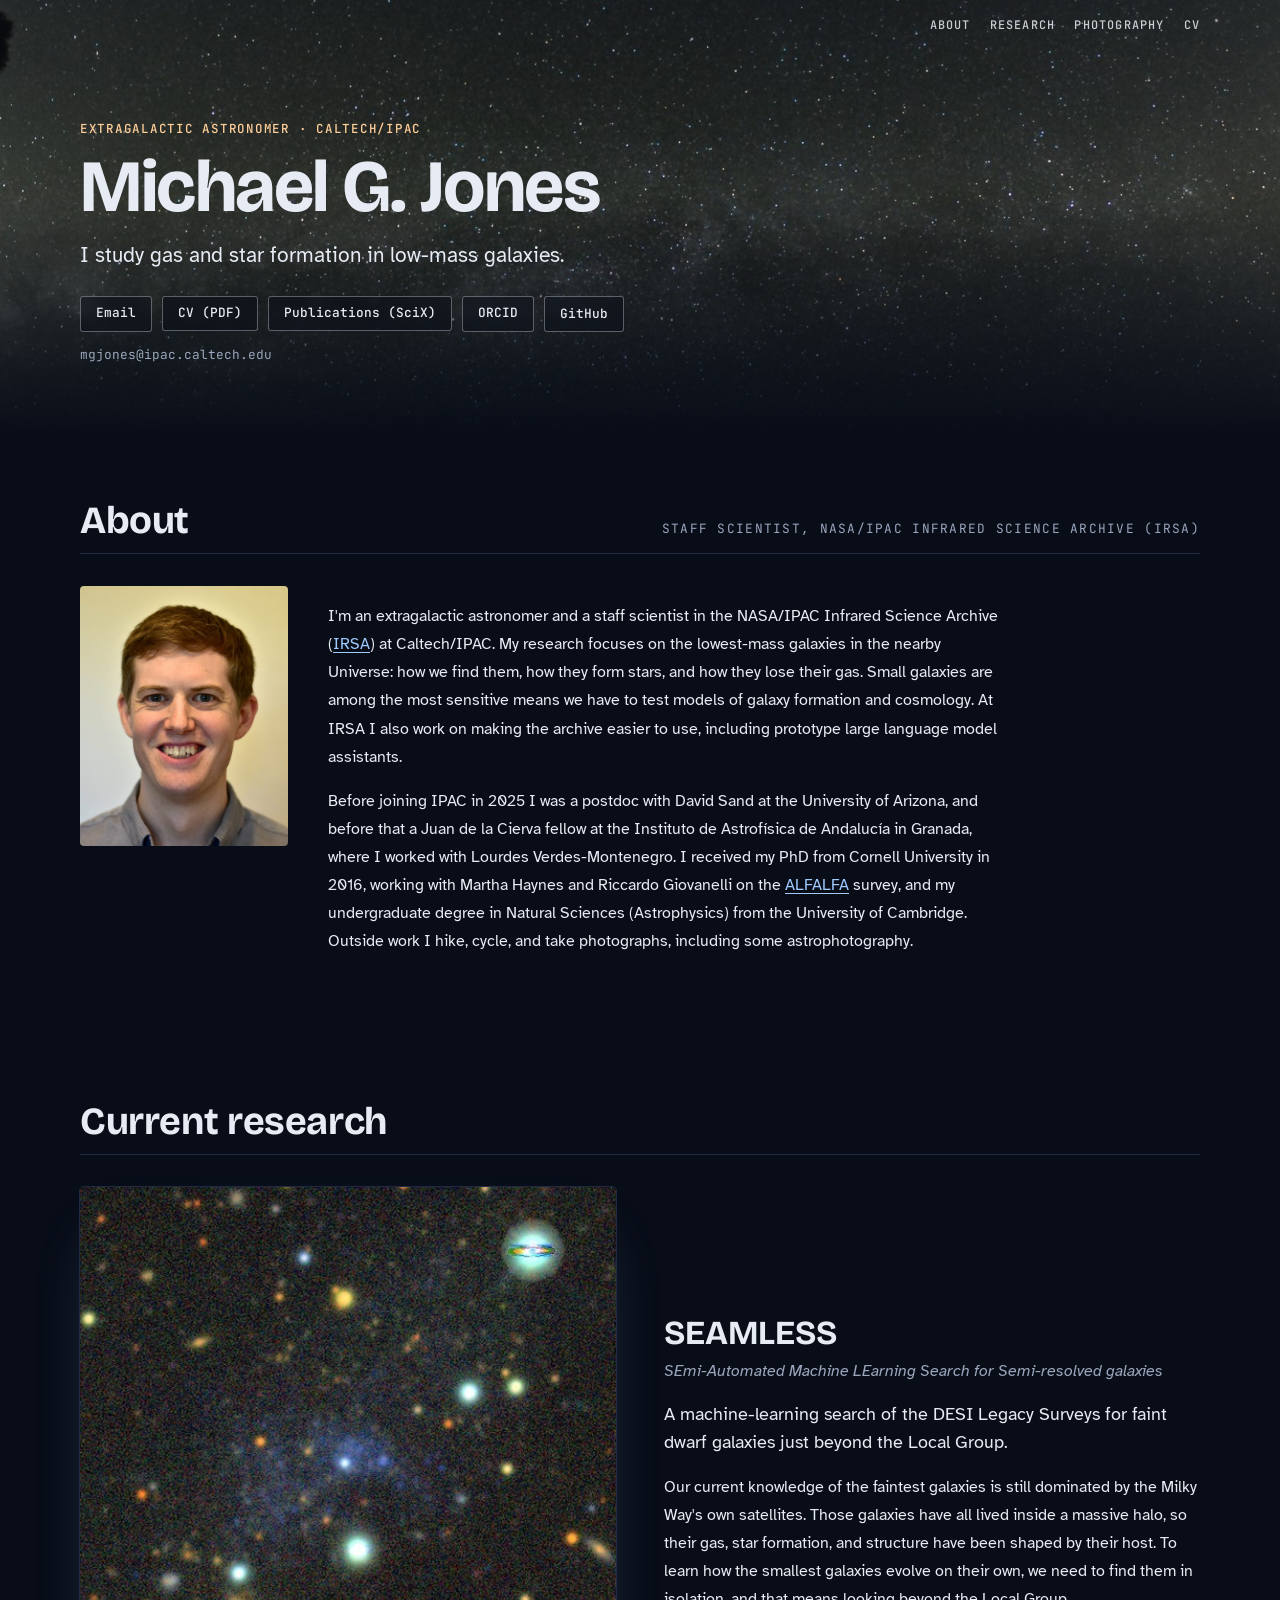
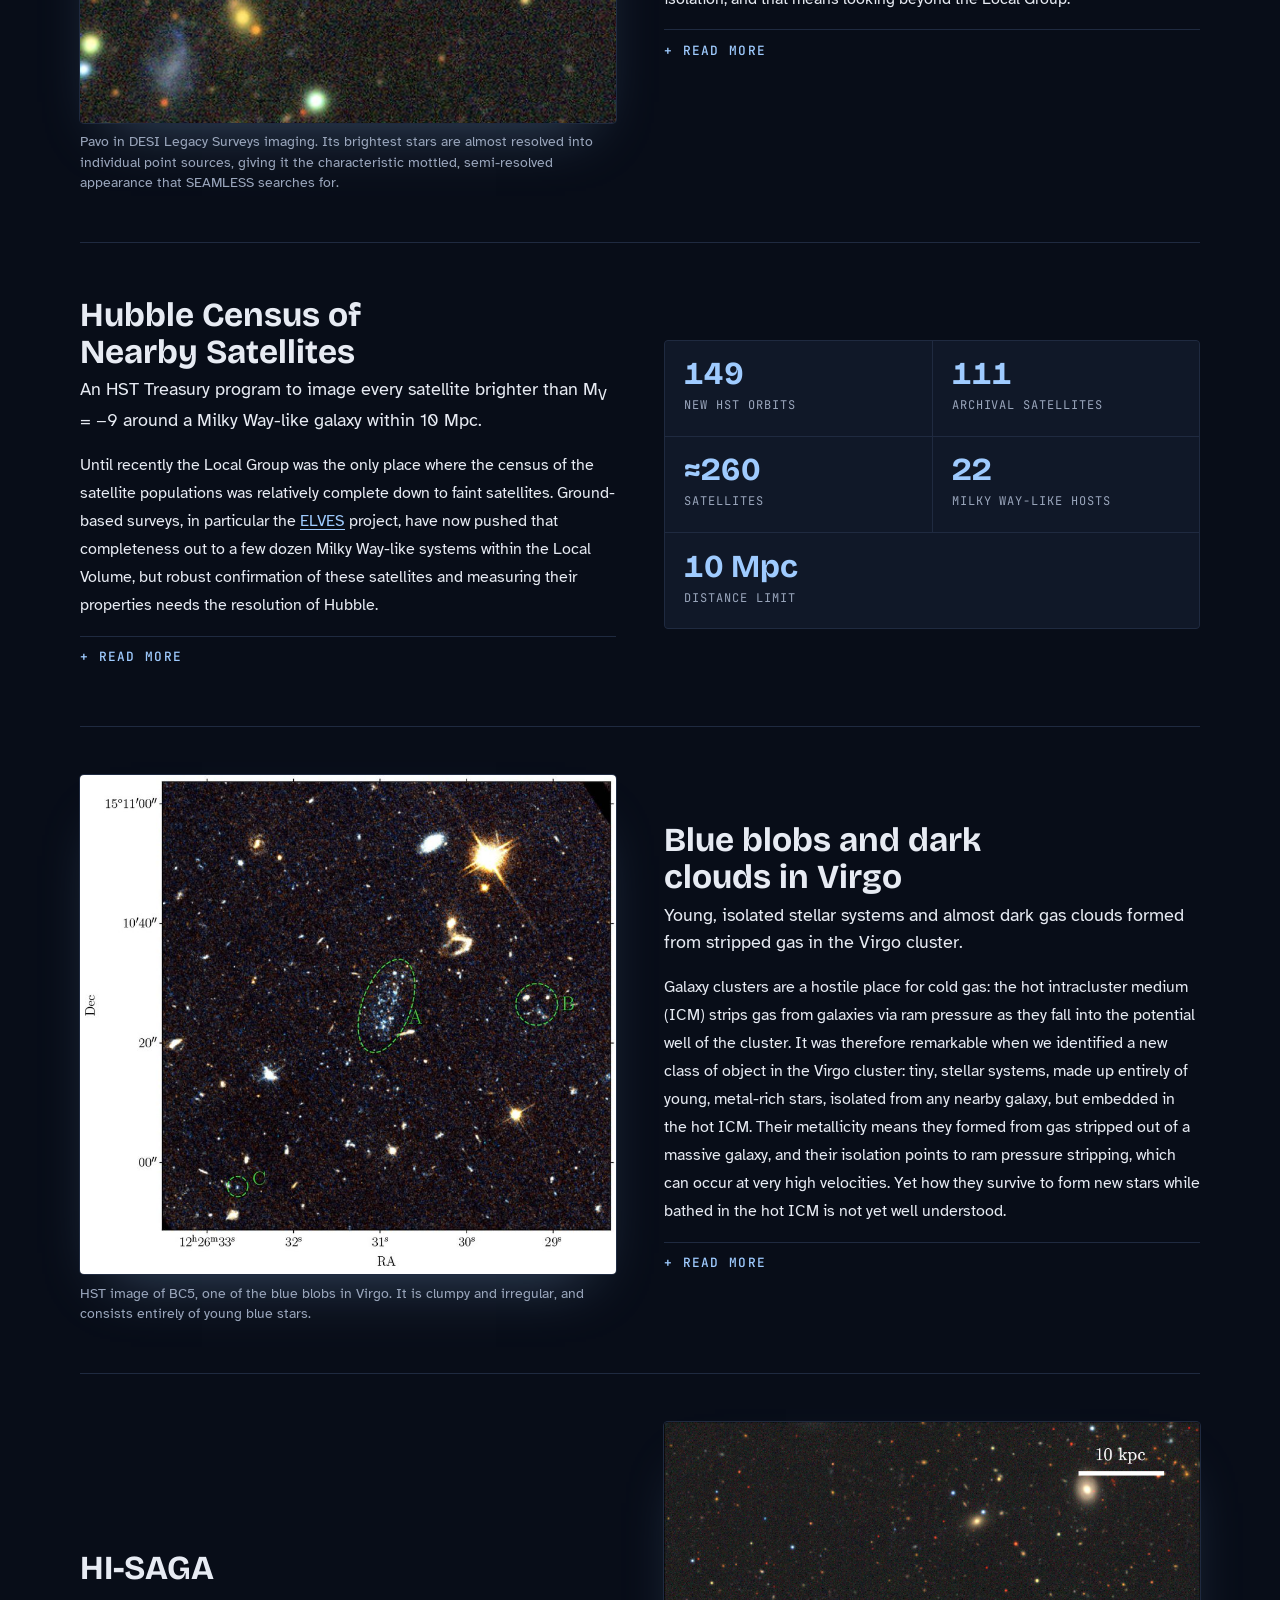
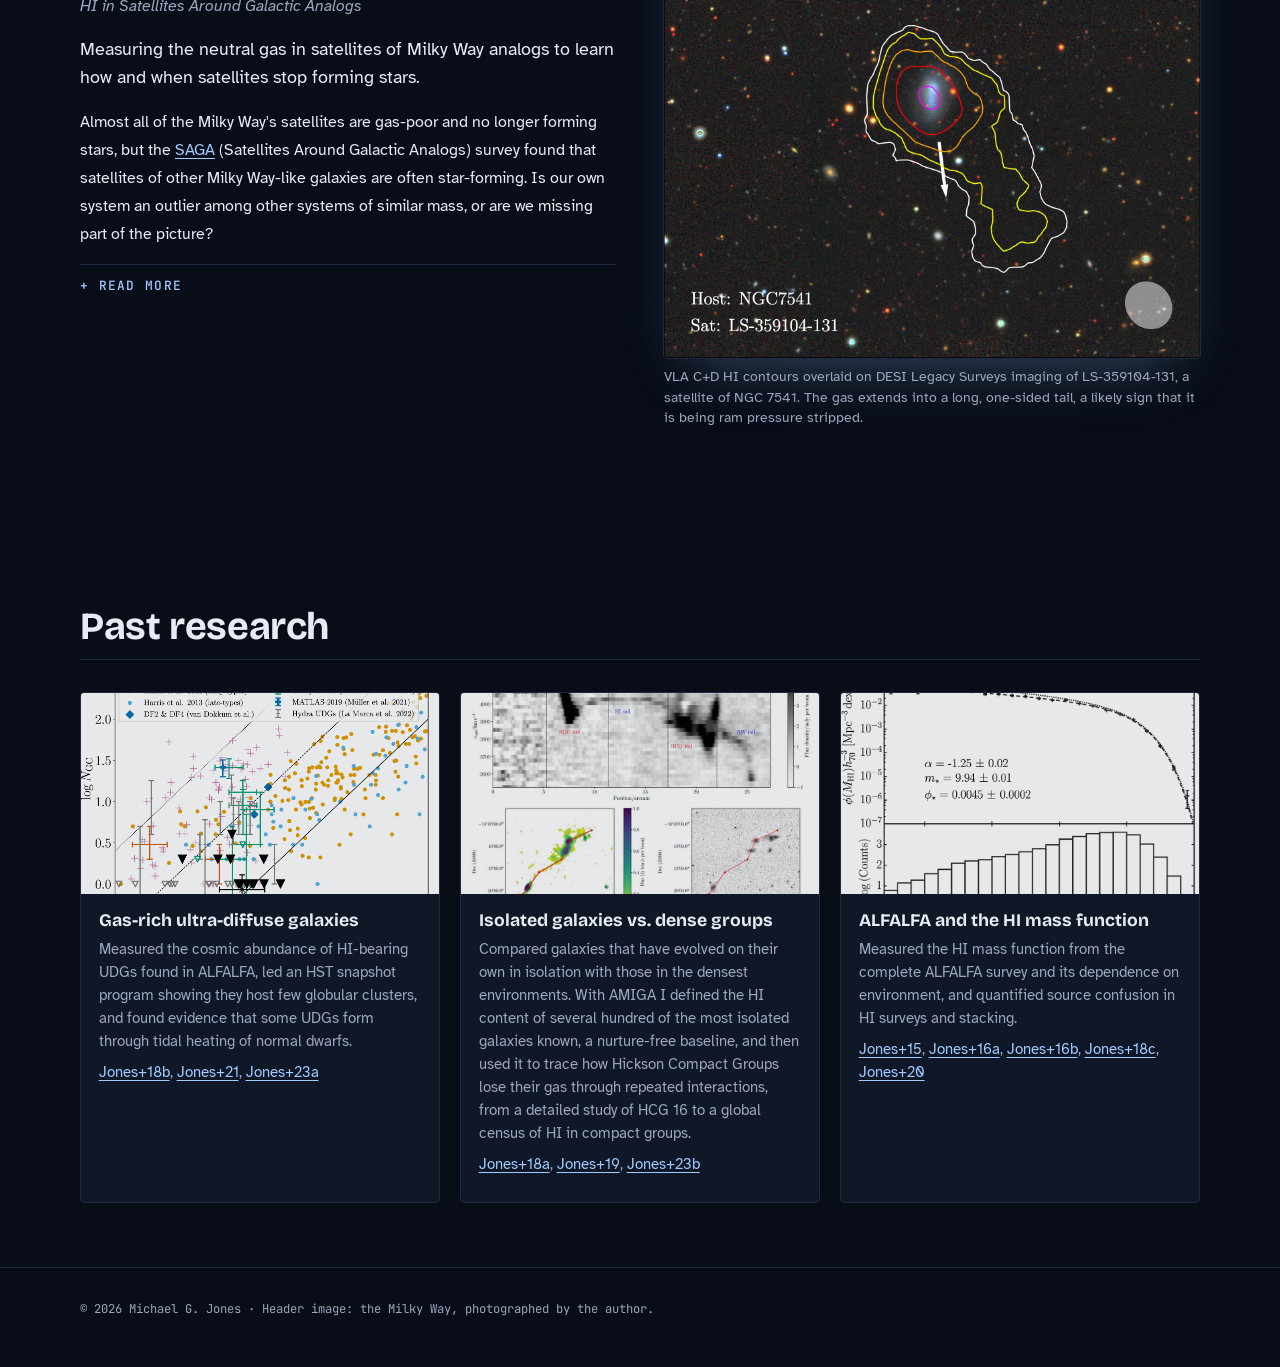
<file: index.html>
<!doctype html>
<html lang="en">
<head>
<meta charset="utf-8">
<meta name="viewport" content="width=device-width, initial-scale=1, viewport-fit=cover">
<title>Mike Jones · Faint Galaxies</title>
<meta name="description" content="Michael G. Jones, astronomer at Caltech/IPAC: faint dwarf galaxies, SEAMLESS, HCNS, HI-SAGA.">
<link rel="preconnect" href="https://fonts.googleapis.com">
<link rel="preconnect" href="https://fonts.gstatic.com" crossorigin>
<link rel="stylesheet" href="https://fonts.googleapis.com/css2?family=Bricolage+Grotesque:opsz,wght@12..96,500;12..96,700&family=Atkinson+Hyperlegible:ital,wght@0,400;0,700;1,400&family=JetBrains+Mono:wght@400;500&display=swap">
<style>
  /* Layout: full-bleed Milky Way hero, then 70rem features alternating image and text; one committed night-sky theme. */
  :root{
    color-scheme:dark;
    --bg:#080d18; --panel:#101828; --ink:#e7ebf3; --muted:#9aa6bc; --line:#1f2a40; --accent:#9fcbff; --glow:#ffcf9a;
    --rg-a:#1b2840; --rg-b:#9fcbff; --rg-c:#121b2c; --rg-ink:#e7ebf3; --rg-muted:#9aa6bc; --rg-on-b:#080d18;
    --display:"Bricolage Grotesque", "Avenir Next", "Segoe UI", sans-serif;
    --body:"Atkinson Hyperlegible", "Segoe UI", Roboto, Arial, sans-serif;
    --mono:"JetBrains Mono", ui-monospace, Menlo, Consolas, monospace;
  }
  *{box-sizing:border-box}
  html{scroll-behavior:smooth;background:var(--bg)}
  @media (prefers-reduced-motion:reduce){html{scroll-behavior:auto}*{animation:none!important;transition:none!important}}
  body{margin:0;background:var(--bg);color:var(--ink);font:400 1.03rem/1.7 var(--body)}
  a{color:var(--accent);text-underline-offset:3px}
  a:focus-visible,button:focus-visible{outline:2px solid var(--accent);outline-offset:3px}
  .gut{padding-inline:1.25rem}
  .inner{max-width:70rem;margin:0 auto}
  .bar{position:absolute;inset:0 0 auto 0;z-index:3;padding-top:env(safe-area-inset-top,0px)}
  .bar .inner{display:flex;flex-wrap:wrap;justify-content:flex-end;align-items:center;gap:.5rem 1.5rem;padding-block:1rem}
  .bar .brand{font:700 1rem/1 var(--display);color:var(--ink);text-decoration:none;letter-spacing:.02em}
  .bar ul{list-style:none;margin:0;padding:0;display:flex;flex-wrap:wrap;gap:.25rem 1.2rem;font:500 .74rem/1.6 var(--mono);text-transform:uppercase;letter-spacing:.1em}
  .bar ul a{color:var(--ink);text-decoration:none;opacity:.85}
  .bar ul a:hover{opacity:1;color:var(--accent)}
  .hero{position:relative;background:#04070e url("assets/milkyway.jpg") center 45%/cover no-repeat;padding-block:7.5rem 3.5rem}
  .hero::after{content:"";position:absolute;inset:0;background:linear-gradient(180deg,rgba(8,13,24,.4) 0%,rgba(8,13,24,.05) 45%,var(--bg) 100%)}
  .hero .inner{position:relative;z-index:1}
  .kicker{font:500 .78rem/1.5 var(--mono);text-transform:uppercase;letter-spacing:.14em;color:var(--glow);margin:0 0 .75rem}
  .hero h1{font:700 clamp(2.4rem,7vw,4.6rem)/1 var(--display);margin:0 0 1rem;letter-spacing:-.02em;text-wrap:balance}
  .hero p.tag{font-size:clamp(1.05rem,2.2vw,1.3rem);max-width:38rem;margin:0 0 1.5rem;line-height:1.5}
  .hero .links{display:flex;flex-wrap:wrap;gap:.6rem}
  .btn{font:500 .8rem/1 var(--mono);padding:.65rem .95rem;border:1px solid rgba(231,235,243,.35);border-radius:3px;color:var(--ink);text-decoration:none;background:rgba(8,13,24,.45);backdrop-filter:blur(4px)}
  .btn:hover{border-color:var(--accent);color:var(--accent)}
  .addr{font:400 .8rem/1.6 var(--mono);color:var(--muted);margin-top:.9rem;user-select:all}
  section{padding-block:4rem}
  .sh{display:flex;flex-wrap:wrap;align-items:baseline;justify-content:space-between;gap:.5rem 2rem;margin-bottom:2rem;border-bottom:1px solid var(--line);padding-bottom:.75rem}
  .sh h2{font:700 clamp(1.7rem,3.5vw,2.4rem)/1.1 var(--display);margin:0;letter-spacing:-.01em}
  .sh p{margin:0;color:var(--muted);font:400 .8rem/1.5 var(--mono);text-transform:uppercase;letter-spacing:.1em}
  .about{display:grid;grid-template-columns:13rem minmax(0,1fr);gap:2.5rem;align-items:start}
  .about img{width:100%;aspect-ratio:4/5;object-fit:cover;border-radius:4px}
  .about > div{max-width:42rem}
  .feature{display:grid;grid-template-columns:minmax(0,1fr) minmax(0,1fr);gap:3rem;align-items:center;padding-block:3rem;border-top:1px solid var(--line)}
  .feature:first-of-type{border-top:0;padding-top:0}
  .feature.flip > .media{order:2}
  .feature > div{min-width:0}
  .feature .code{font:500 .76rem/1.5 var(--mono);color:var(--glow);text-transform:uppercase;letter-spacing:.12em;margin:0 0 .4rem}
  .feature h3{font:700 clamp(1.5rem,3vw,2.1rem)/1.1 var(--display);margin:0 0 .35rem;text-wrap:balance}
  .feature .full{font-style:italic;color:var(--muted);margin:0 0 1rem}
  .feature .lede{font-size:1.15rem;line-height:1.5;margin:0 0 1rem}
  .media img{width:100%;display:block;border-radius:4px;box-shadow:0 0 0 1px var(--line),0 30px 60px -30px rgba(159,203,255,.35)}
  .media figcaption{font-size:.85rem;color:var(--muted);margin-top:.6rem;line-height:1.5}
  .media figure{margin:0}
  details{border-top:1px solid var(--line);margin-top:1rem}
  summary{cursor:pointer;font:500 .8rem/1 var(--mono);text-transform:uppercase;letter-spacing:.1em;color:var(--accent);padding-block:.9rem;list-style:none}
  summary::-webkit-details-marker{display:none}
  summary::before{content:"+ "} details[open] summary::before{content:"− "}
  .statgrid{display:grid;grid-template-columns:repeat(2,minmax(0,1fr));gap:1px;background:var(--line);border:1px solid var(--line);border-radius:4px;overflow:hidden}
  .statgrid div{background:var(--panel);padding:1.1rem 1.2rem}
  .statgrid div:last-child{grid-column:1/-1}
  .statgrid b{display:block;font:700 2rem/1 var(--display);color:var(--accent);font-variant-numeric:tabular-nums}
  .statgrid span{font:400 .75rem/1.4 var(--mono);color:var(--muted);text-transform:uppercase;letter-spacing:.08em}
  .textpanel{background:var(--panel);border:1px solid var(--line);border-radius:4px;padding:1.5rem}
  .textpanel dl{margin:0;display:grid;gap:1rem}
  .textpanel dt{font:400 .74rem/1.4 var(--mono);color:var(--muted);text-transform:uppercase;letter-spacing:.1em}
  .textpanel dd{margin:.15rem 0 0;font:500 1.05rem/1.4 var(--display)}
  .regime{width:100%;height:auto;display:block;font-family:var(--mono)}
  .regime-wrap{background:var(--panel);border:1px solid var(--line);border-radius:4px;padding:1.25rem 1.25rem .75rem;margin-top:2rem}
  .regime-wrap p{margin:.5rem 0 0;color:var(--muted);font-size:.88rem}
  .tbl-wrap{overflow-x:auto}
  table.disc{border-collapse:collapse;width:100%;font-size:.92rem;margin-top:.5rem}
  table.disc th,table.disc td{text-align:left;padding:.5rem .9rem .5rem 0;border-bottom:1px solid var(--line);vertical-align:top}
  table.disc thead th{font:500 .7rem/1.4 var(--mono);text-transform:uppercase;letter-spacing:.1em;color:var(--muted)}
  table.disc tbody th{font-family:var(--display);font-weight:700}
  table.disc td:nth-child(2){font-family:var(--mono);font-size:.85rem;white-space:nowrap}
  .refs{font-size:.9rem;color:var(--muted)}
  .past{display:grid;grid-template-columns:repeat(auto-fit,minmax(15rem,1fr));gap:1.25rem}
  .pcard{background:var(--panel);border:1px solid var(--line);border-radius:4px;overflow:hidden;display:flex;flex-direction:column}
  .pcard img{width:100%;aspect-ratio:16/9;object-fit:cover;display:block;opacity:.9}
  .pcard .noimg{aspect-ratio:16/9;display:grid;place-items:center;font:700 1.4rem/1 var(--display);color:var(--line);background:linear-gradient(135deg,var(--panel),var(--bg))}
  .pcard > div{padding:1rem 1.1rem 1.1rem}
  .pcard h3{font:700 1.1rem/1.25 var(--display);margin:0 0 .35rem}
  .pcard p{margin:0 0 .5rem;font-size:.93rem;color:var(--muted);line-height:1.55}
  .pubcols{display:grid;grid-template-columns:minmax(0,1.4fr) minmax(0,1fr);gap:3rem}
  .pubcols > div{min-width:0}
  .pubcols h3{font:500 .78rem/1.4 var(--mono);text-transform:uppercase;letter-spacing:.12em;color:var(--glow);margin:0 0 1rem}
  ul.pubs{list-style:none;padding:0;margin:0}
  li.pub{display:flex;flex-direction:column;padding-block:.6rem;border-bottom:1px solid var(--line)}
  .pub-title{color:var(--ink);text-decoration:none;line-height:1.4}
  .pub-title:hover{color:var(--accent)}
  .pub-meta{font:400 .78rem/1.6 var(--mono);color:var(--muted)}
  .pub-meta b{color:var(--ink);font-weight:500}
  .talks{list-style:none;padding:0;margin:0}
  .talks li{padding-block:.6rem;border-bottom:1px solid var(--line)}
  .talks .v{display:block;font:400 .78rem/1.6 var(--mono);color:var(--muted)}
  .out{display:grid;grid-template-columns:repeat(auto-fit,minmax(15rem,1fr));gap:1.5rem}
  .out h3{font:700 1.1rem/1.2 var(--display);margin:0 0 .35rem}
  .out p{margin:0;color:var(--muted);font-size:.95rem}
  footer{border-top:1px solid var(--line);padding-block:2rem 3rem;font:400 .76rem/1.6 var(--mono);color:var(--muted)}
  .gallery{columns:3 16rem;column-gap:1rem}
  .ph{break-inside:avoid;margin:0 0 1rem;position:relative}
  .ph img{width:100%;display:block;border-radius:3px}
  .ph figcaption{font:400 .74rem/1.4 var(--mono);color:var(--muted);padding:.45rem 0 0}
  .pano{overflow-x:auto;margin-bottom:.5rem}
  .pano img{height:18rem;width:auto;max-width:none;display:block}
  @media (max-width:820px){.feature,.pubcols{grid-template-columns:1fr;gap:1.5rem}.feature.flip > .media{order:0}.about{grid-template-columns:1fr}.about img{max-width:11rem}}
  @media (max-width:520px){.hero{padding-block:9rem 2.5rem}.bar ul{gap:.15rem .9rem}}
</style>
</head>
<body>
<div class="hero gut">
  <header class="bar gut">
    <div class="inner">
      <nav aria-label="Main">
        <ul>
          <li><a href="#about">About</a></li>
          <li><a href="#research">Research</a></li>
          <li><a href="photography.html">Photography</a></li>
          <li><a href="docs/CV_MichaelGJones.pdf">CV</a></li>
        </ul>
      </nav>
    </div>
  </header>

  <div class="inner">
    <p class="kicker">Extragalactic astronomer · Caltech/IPAC</p>
    <h1>Michael G. Jones</h1>
    <p class="tag">I study gas and star formation in low-mass galaxies.</p>
    <div class="links">
      <a class="btn" href="mailto:mgjones@ipac.caltech.edu">Email</a>
      <a class="btn" href="docs/CV_MichaelGJones.pdf">CV (PDF)</a>
      <a class="btn" href="https://scixplorer.org/public-libraries/jPBAQKwOSiyf2zX9xo6e9A">Publications (SciX)</a>
      <a class="btn" href="https://orcid.org/0000-0002-5434-4904">ORCID</a>
      <a class="btn" href="https://github.com/jonesmg">GitHub</a>
    </div>
    <p class="addr">mgjones@ipac.caltech.edu</p>
  </div>
</div>
<section class="gut" id="about">
  <div class="inner">
    <div class="sh">
      <h2>About</h2>
      <p>Staff Scientist, NASA/IPAC Infrared Science Archive (IRSA)</p>
    </div>
    <div class="about">
      <img src="assets/portrait.jpg" alt="Portrait of Mike Jones">
      <div>
        <p>I'm an extragalactic astronomer and a staff scientist in the NASA/IPAC Infrared Science Archive (<a href="https://irsa.ipac.caltech.edu">IRSA</a>) at Caltech/IPAC. My research focuses on the lowest-mass galaxies in the nearby Universe: how we find them, how they form stars, and how they lose their gas. Small galaxies are among the most sensitive means we have to test models of galaxy formation and cosmology. At IRSA I also work on making the archive easier to use, including prototype large language model assistants.</p>
        <p>Before joining IPAC in 2025 I was a postdoc with David Sand at the University of Arizona, and before that a Juan de la Cierva fellow at the Instituto de Astrofísica de Andalucía in Granada, where I worked with Lourdes Verdes-Montenegro. I received my PhD from Cornell University in 2016, working with Martha Haynes and Riccardo Giovanelli on the <a href="https://alfalfasurvey.github.io/index.html">ALFALFA</a> survey, and my undergraduate degree in Natural Sciences (Astrophysics) from the University of Cambridge. Outside work I hike, cycle, and take photographs, including some astrophotography.</p>
      </div>
    </div>
  </div>
</section>

<section class="gut" id="research">
  <div class="inner">
    <div class="sh">
      <h2>Current research</h2>
      <p></p>
    </div>
    <article class="feature" id="seamless">
      <div class="media">
        <figure>
          <img src="assets/pavo.jpg" alt="Pavo in DESI Legacy Surveys imaging. The blue knots are young stars; the faint red haze that extends much further is the ancient stellar population." loading="lazy">
          <figcaption>Pavo in DESI Legacy Surveys imaging. Its brightest stars are almost resolved into individual point sources, giving it the characteristic mottled, semi-resolved appearance that SEAMLESS searches for.</figcaption>
        </figure>
      </div>
      <div>
        <p class="code"></p>
        <h3>SEAMLESS</h3>
        <p class="full">SEmi-Automated Machine LEarning Search for Semi-resolved galaxies</p>
        <p class="lede">A machine-learning search of the DESI Legacy Surveys for faint dwarf galaxies just beyond the Local Group.</p>
        <p>Our current knowledge of the faintest galaxies is still dominated by the Milky Way's own satellites. Those galaxies have all lived inside a massive halo, so their gas, star formation, and structure have been shaped by their host. To learn how the smallest galaxies evolve on their own, we need to find them in isolation, and that means looking beyond the Local Group.</p>
        <details>
          <summary>Read more</summary>
          <p>Searching for dwarf galaxies through concentrations of resolved stars work well within about 1&ndash;1.5 Mpc, and searches for diffuse, low surface brightness light work well at much larger distances. In between, at roughly 1.5&ndash;4 Mpc, a faint dwarf is <i>semi-resolved</i>: its brightest stars appear as a scatter of point-like sources sitting on top of a faint haze of unresolved light. Both classic methods tend to miss or overlook these objects.</p>
          <p>SEAMLESS is built for this semi-resolved regime. We run a low surface brightness detection pipeline, adapted from <a href="https://ui.adsabs.harvard.edu/abs/2019ApJS..240....1Z/abstract">SMUDGes</a>, over the public DR10 imaging of the DESI Legacy Imaging Surveys. A convolutional neural network, retrained specifically to identify semi-resolved objects, then scores each candidate, and the team visually inspects the most promising ones before follow-up with Gemini, Magellan, HST, GBT, VLA, and MeerKAT.</p>
          <p>The first discovery was <b>Pavo</b>, one of the lowest-mass star-forming galaxies known, at distance of about 2 Mpc and with no known neighbours. Its proximity and isolation make it an ideal place to study how cosmic reionization and stellar feedback regulate star formation in the smallest galaxies. SEAMLESS has since discovered other isolated, star-forming dwarfs such as Corvus A, and quenched dwarfs such as Hydrus A.</p>
          <p class="refs"><a href="https://scixplorer.org/public-libraries/vQieQ3peTPGixQY3_kO-Iw">All SEAMLESS papers on SciX →</a></p>
        </details>
      </div>
    </article>

    <article class="feature flip" id="hcns">
      <div class="media">
        <div class="statgrid">
          <div>
            <b>149</b>
            <span>new HST orbits</span>
          </div>
          <div>
            <b>111</b>
            <span>archival satellites</span>
          </div>
          <div>
            <b>≈260</b>
            <span>satellites</span>
          </div>
          <div>
            <b>22</b>
            <span>Milky Way-like hosts</span>
          </div>
          <div>
            <b>10 Mpc</b>
            <span>distance limit</span>
          </div>
        </div>
      </div>
      <div>
        <p class="code"></p>
        <h3>Hubble Census of Nearby Satellites</h3>
        <p class="lede">An HST Treasury program to image every satellite brighter than M<sub>V</sub> = &minus;9 around a Milky Way-like galaxy within 10 Mpc.</p>
        <p>Until recently the Local Group was the only place where the census of the satellite populations was relatively complete down to faint satellites. Ground-based surveys, in particular the <a href="https://scixplorer.org/abs/2022ApJ...933...47C/abstract">ELVES</a> project, have now pushed that completeness out to a few dozen Milky Way-like systems within the Local Volume, but robust confirmation of these satellites and measuring their properties needs the resolution of Hubble.</p>
        <details>
          <summary>Read more</summary>
          <p>The Hubble Census of Nearby Satellites (HCNS) is a 149-orbit Treasury program that is building on the ELVES legacy data set by imagining 149 satellites with WFC3/UVIS and ACS/WFC in F606W and F814W. Combined with 111 satellites that already have archival HST imaging, it forms a volume-limited sample of about 260 satellite candidates around 22 Milky Way-like hosts.</p>
          <p>With this sample we will measure the most robust satellite luminosity function to date, extend the globular cluster luminosity function to lower galaxy masses than ever before, and derive star formation histories and quenching times for an unprecedented number of satellites.</p>
        </details>
      </div>
    </article>

    <article class="feature" id="blobs">
      <div class="media">
        <figure>
          <img src="assets/bc5_hst.jpg" alt="HST image of BC5, one of the blue blobs in Virgo. It is clumpy and irregular, and consists entirely of young blue stars." loading="lazy">
          <figcaption>HST image of BC5, one of the blue blobs in Virgo. It is clumpy and irregular, and consists entirely of young blue stars.</figcaption>
        </figure>
      </div>
      <div>
        <p class="code"></p>
        <h3>Blue blobs and dark clouds in Virgo</h3>
        <p class="lede">Young, isolated stellar systems and almost dark gas clouds formed from stripped gas in the Virgo cluster.</p>
        <p>Galaxy clusters are a hostile place for cold gas: the hot intracluster medium (ICM) strips gas from galaxies via ram pressure as they fall into the potential well of the cluster. It was therefore remarkable when we identified a new class of object in the Virgo cluster: tiny, stellar systems, made up entirely of young, metal-rich stars, isolated from any nearby galaxy, but embedded in the hot ICM. Their metallicity means they formed from gas stripped out of a massive galaxy, and their isolation points to ram pressure stripping, which can occur at very high velocities. Yet how they survive to form new stars while bathed in the hot ICM is not yet well understood.</p>
        <details>
          <summary>Read more</summary>
          <p>These "blue blobs" are related to the dark HI clouds in Virgo, gas clouds that seem to have no stars. We found the very faint stellar counterpart (BC6) of one such cloud that had been thought to be entirely dark since its discover almost two decades prior, providing a link between the two populations. Volunteers in our Zooniverse project made more than 600,000 classifications to finding new blue blobs candidates, some of which we were able to match to known "dark" clouds through spectroscopic observations with the Hobby-Eberly Telescope. We are now expanding our follow up programs with ALMA (molecular gas), GBT (HI), and a new 26-hour JWST program (GO-10165) for deep NIRCam and MIRI imaging.</p>
          <p class="refs"><a href="https://scixplorer.org/public-libraries/Pteg58ilQLq1s5ZCkOOrLA">All blue blobs papers on SciX →</a></p>
        </details>
      </div>
    </article>

    <article class="feature flip" id="hi-saga">
      <div class="media">
        <figure>
          <img src="assets/HISAGA_gas_stripping.png" alt="HI contours over optical imaging of LS-359104-131, a satellite of NGC 7541, showing a long one-sided gas tail." loading="lazy">
          <figcaption>VLA C+D HI contours overlaid on DESI Legacy Surveys imaging of LS-359104-131, a satellite of NGC 7541. The gas extends into a long, one-sided tail, a likely sign that it is being ram pressure stripped.</figcaption>
        </figure>
      </div>
      <div>
        <p class="code"></p>
        <h3>HI-SAGA</h3>
        <p class="full">HI in Satellites Around Galactic Analogs</p>
        <p class="lede">Measuring the neutral gas in satellites of Milky Way analogs to learn how and when satellites stop forming stars.</p>
        <p>Almost all of the Milky Way's satellites are gas-poor and no longer forming stars, but the <a href="https://sagasurvey.org/">SAGA</a> (Satellites Around Galactic Analogs) survey found that satellites of other Milky Way-like galaxies are often star-forming. Is our own system an outlier among other systems of similar mass, or are we missing part of the picture?</p>
        <details>
          <summary>Read more</summary>
          <p>HI-SAGA is a spin-off of SAGA that measures the neutral hydrogen (HI) content of SAGA satellites. Gas is the fuel for star formation, so knowing how much HI a satellite still holds, and whether that gas is being disturbed or stripped, gives an indications of how efficiently satellites are quenched after they fall into their host's halo. Mapping of HI with the VLA D-configuration is an efficient means of determining both how much gas each satellite has as well as the large-scale distribution of that gas, thus revealing candidates that are likely undergoing gas stripping and should be followed up with higher resolution observations.</p>
          <p class="refs"><a href="https://ui.adsabs.harvard.edu/abs/2024ApJ...966...93J/abstract">Jones et al. 2024 →</a></p>
        </details>
      </div>
    </article>

  </div>
</section>

<section class="gut" id="past">
  <div class="inner">
    <div class="sh">
      <h2>Past research</h2>
      <p></p>
    </div>
    <div class="past">
      <div class="pcard">
        <img src="assets/HUDs_NGC_MV.jpg" alt="" loading="lazy">
        <div>
          <h3>Gas-rich ultra-diffuse galaxies</h3>
          <p>Measured the cosmic abundance of HI-bearing UDGs found in ALFALFA, led an HST snapshot program showing they host few globular clusters, and found evidence that some UDGs form through tidal heating of normal dwarfs.</p>
          <p class="refs"><a href="https://ui.adsabs.harvard.edu/abs/2018A%26A...614A..21J">Jones+18b</a>, <a href="https://ui.adsabs.harvard.edu/abs/2021ApJ...919...72J">Jones+21</a>, <a href="https://ui.adsabs.harvard.edu/abs/2023ApJ...942L...5J">Jones+23a</a></p>
        </div>
      </div>
      <div class="pcard">
        <img src="assets/hcg16.jpg" alt="" loading="lazy">
        <div>
          <h3>Isolated galaxies vs. dense groups</h3>
          <p>Compared galaxies that have evolved on their own in isolation with those in the densest environments. With AMIGA I defined the HI content of several hundred of the most isolated galaxies known, a nurture-free baseline, and then used it to trace how Hickson Compact Groups lose their gas through repeated interactions, from a detailed study of HCG 16 to a global census of HI in compact groups.</p>
          <p class="refs"><a href="https://ui.adsabs.harvard.edu/abs/2018A%26A...609A..17J">Jones+18a</a>, <a href="https://ui.adsabs.harvard.edu/abs/2019A%26A...632A..78J">Jones+19</a>, <a href="https://ui.adsabs.harvard.edu/abs/2023A%26A...670A..21J">Jones+23b</a></p>
        </div>
      </div>
      <div class="pcard">
        <img src="assets/ALFALFA_HIMF.jpeg" alt="" loading="lazy">
        <div>
          <h3>ALFALFA and the HI mass function</h3>
          <p>Measured the HI mass function from the complete ALFALFA survey and its dependence on environment, and quantified source confusion in HI surveys and stacking.</p>
          <p class="refs"><a href="https://ui.adsabs.harvard.edu/abs/2015MNRAS.449.1856J">Jones+15</a>, <a href="https://ui.adsabs.harvard.edu/abs/2016MNRAS.455.1574J">Jones+16a</a>, <a href="https://ui.adsabs.harvard.edu/abs/2016MNRAS.457.4393J">Jones+16b</a>, <a href="https://ui.adsabs.harvard.edu/abs/2018MNRAS.477....2J">Jones+18c</a>, <a href="https://ui.adsabs.harvard.edu/abs/2020MNRAS.494.2090J">Jones+20</a></p>
        </div>
      </div>
    </div>
  </div>
</section>

<!-- OUTREACH SECTION (hidden; delete this comment wrapper to restore, and add an Outreach link to the nav)
<section class="gut" id="outreach">
  <div class="inner">
    <div class="sh">
      <h2>Mentoring &amp; outreach</h2>
      <p>Students · citizen science · public talks</p>
    </div>
    <div class="out">
      <div>
        <h3>Mentoring</h3>
        <p>I supervise a post-baccalaureate researcher at IRSA, mentored a Caltech SURF student on HCNS, and have advised many undergraduates (and a high school AP Research student) on their first astronomy research projects at Cornell, Arizona, and elsewhere.</p>
      </div>
      <div>
        <h3>Citizen science & outreach</h3>
        <p>With students I built a Zooniverse project to find faint dwarfs and blue blobs in public imaging; over 1,800 volunteers have contributed more than 600,000 classifications. I have also given a public talk at Tucson's Astronomy on Tap, a <a href="https://www.kold.com/2022/06/19/out-this-world-discovery-how-tucson-astronomers-played-part-finding-new-stellar-system/">local TV interview</a> on the blue blobs, and taken part in many outreach events at Cornell.</p>
      </div>
    </div>
  </div>
</section>
-->

<footer class="gut">
  <div class="inner">
    © 2026 Michael G. Jones · Header image: the Milky Way, photographed by the author.
  </div>
</footer>

</body>
</html>
</file>
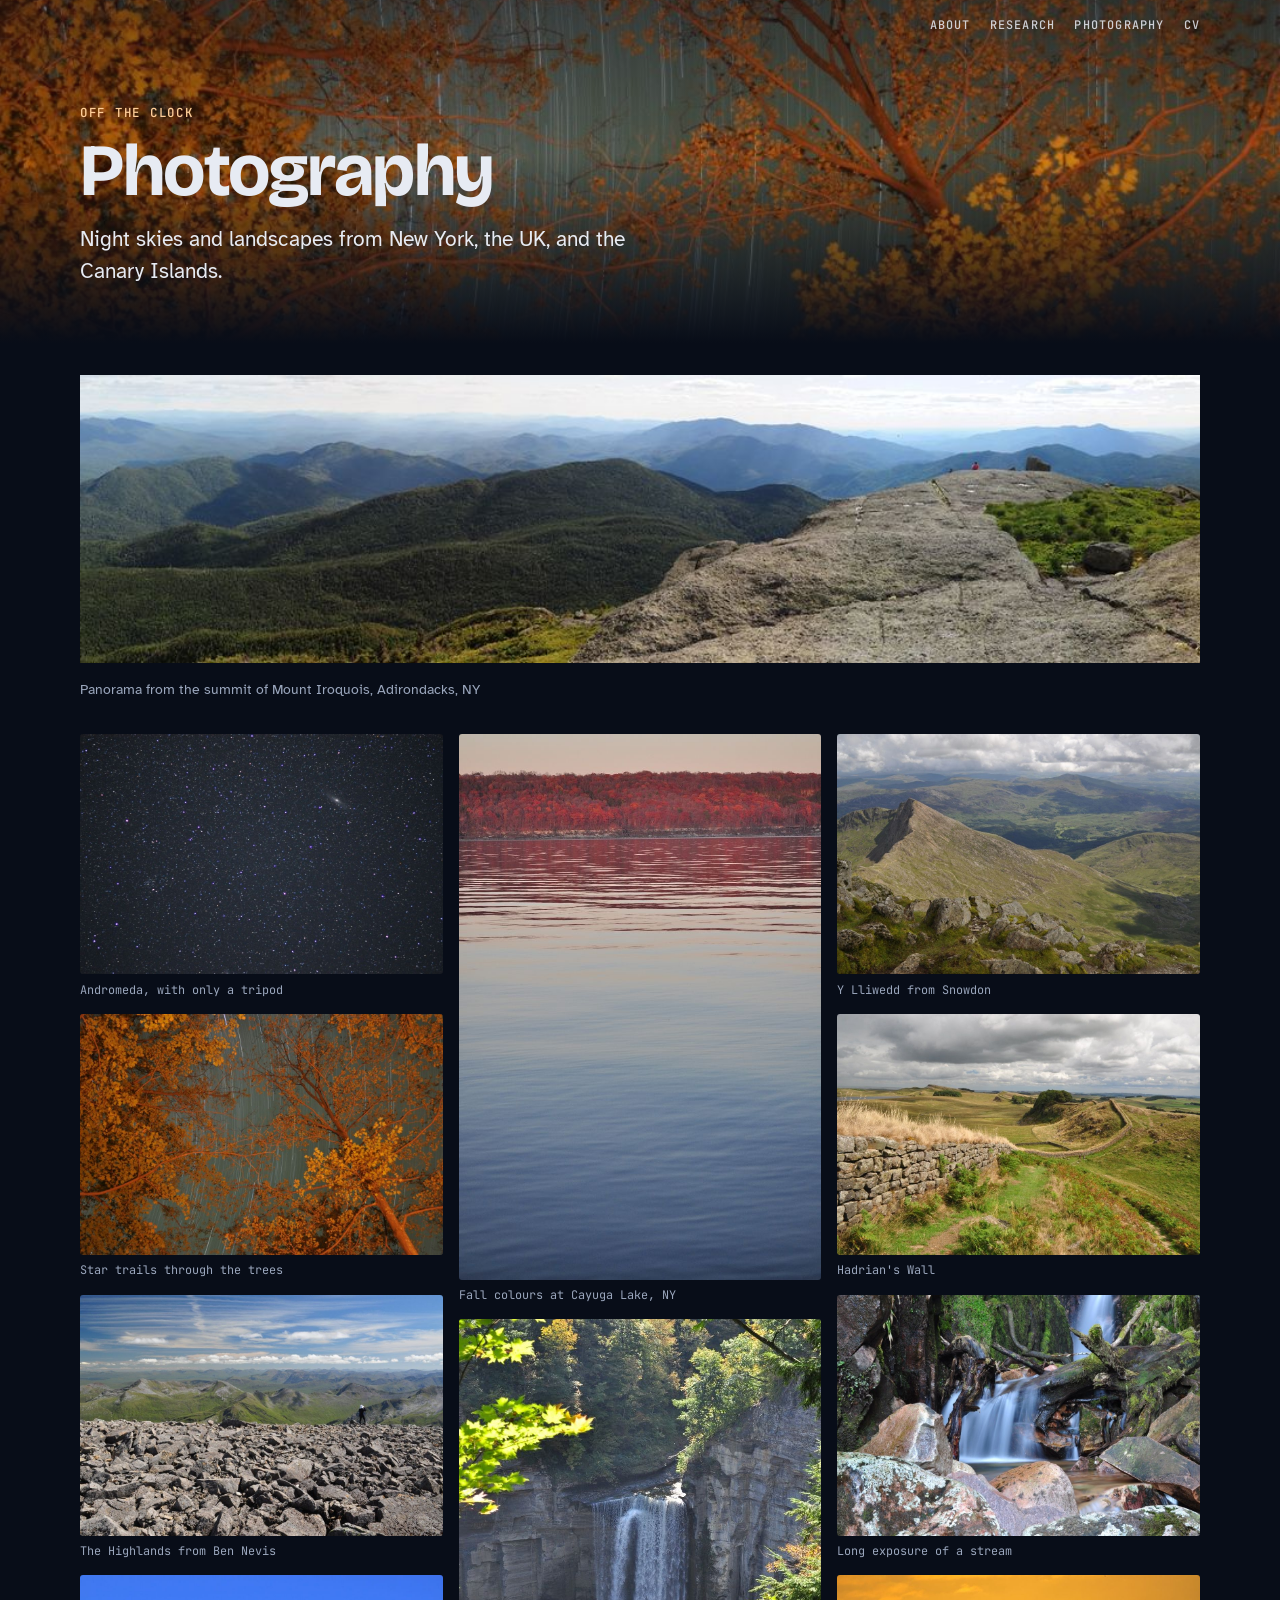
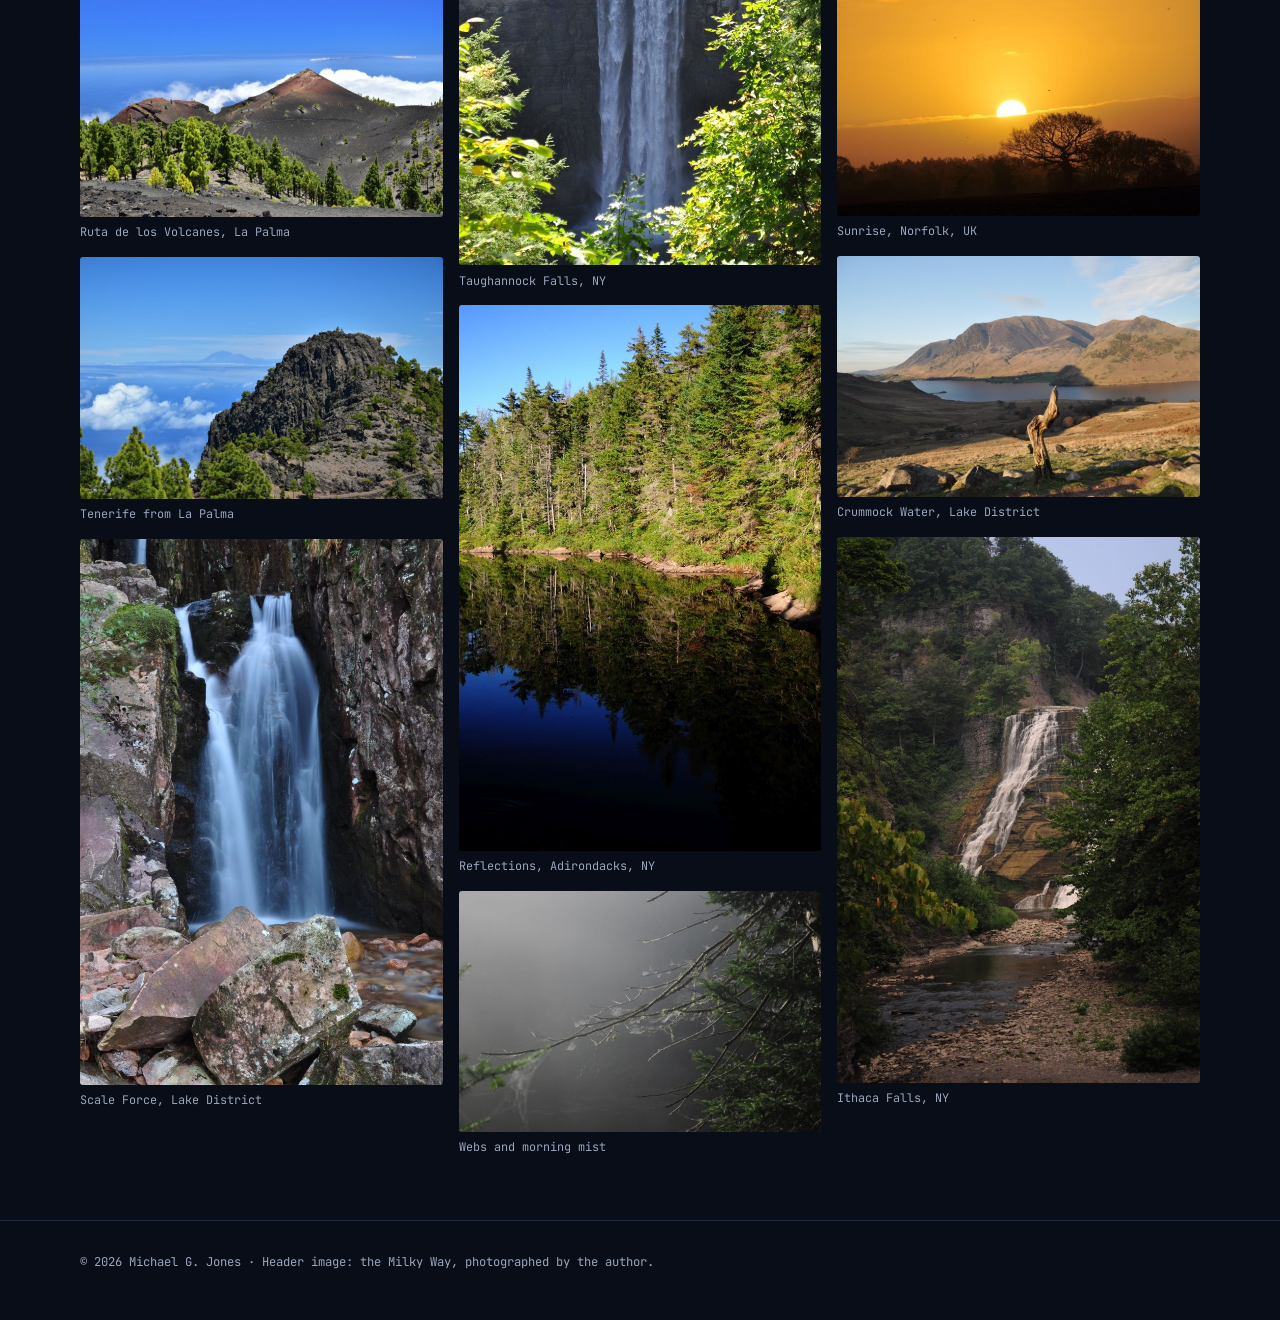
<file: photography.html>
<!doctype html>
<html lang="en">
<head>
<meta charset="utf-8">
<meta name="viewport" content="width=device-width, initial-scale=1, viewport-fit=cover">
<title>Photography · M. G. Jones</title>
<meta name="description" content="Michael G. Jones, astronomer at Caltech/IPAC: faint dwarf galaxies, SEAMLESS, HCNS, HI-SAGA.">
<link rel="preconnect" href="https://fonts.googleapis.com"><link rel="preconnect" href="https://fonts.gstatic.com" crossorigin><link rel="stylesheet" href="https://fonts.googleapis.com/css2?family=Bricolage+Grotesque:opsz,wght@12..96,500;12..96,700&family=Atkinson+Hyperlegible:ital,wght@0,400;0,700;1,400&family=JetBrains+Mono:wght@400;500&display=swap"><style>
/* Layout: full-bleed Milky Way hero, then 70rem features alternating image and text; one committed night-sky theme. */
:root{
  color-scheme:dark;
  --bg:#080d18; --panel:#101828; --ink:#e7ebf3; --muted:#9aa6bc; --line:#1f2a40; --accent:#9fcbff; --glow:#ffcf9a;
  --rg-a:#1b2840; --rg-b:#9fcbff; --rg-c:#121b2c; --rg-ink:#e7ebf3; --rg-muted:#9aa6bc; --rg-on-b:#080d18;
  --display:"Bricolage Grotesque", "Avenir Next", "Segoe UI", sans-serif;
  --body:"Atkinson Hyperlegible", "Segoe UI", Roboto, Arial, sans-serif;
  --mono:"JetBrains Mono", ui-monospace, Menlo, Consolas, monospace;
}
*{box-sizing:border-box}
html{scroll-behavior:smooth;background:var(--bg)}
@media (prefers-reduced-motion:reduce){html{scroll-behavior:auto}*{animation:none!important;transition:none!important}}
body{margin:0;background:var(--bg);color:var(--ink);font:400 1.03rem/1.7 var(--body)}
a{color:var(--accent);text-underline-offset:3px}
a:focus-visible,button:focus-visible{outline:2px solid var(--accent);outline-offset:3px}
.gut{padding-inline:1.25rem}
.inner{max-width:70rem;margin:0 auto}
.bar{position:absolute;inset:0 0 auto 0;z-index:3;padding-top:env(safe-area-inset-top,0px)}
.bar .inner{display:flex;flex-wrap:wrap;justify-content:flex-end;align-items:center;gap:.5rem 1.5rem;padding-block:1rem}
.bar .brand{font:700 1rem/1 var(--display);color:var(--ink);text-decoration:none;letter-spacing:.02em}
.bar ul{list-style:none;margin:0;padding:0;display:flex;flex-wrap:wrap;gap:.25rem 1.2rem;font:500 .74rem/1.6 var(--mono);text-transform:uppercase;letter-spacing:.1em}
.bar ul a{color:var(--ink);text-decoration:none;opacity:.85}
.bar ul a:hover{opacity:1;color:var(--accent)}
.hero{position:relative;background:#04070e url("assets/milkyway.jpg") center 45%/cover no-repeat;padding-block:7.5rem 3.5rem}
.hero::after{content:"";position:absolute;inset:0;background:linear-gradient(180deg,rgba(8,13,24,.4) 0%,rgba(8,13,24,.05) 45%,var(--bg) 100%)}
.hero .inner{position:relative;z-index:1}
.kicker{font:500 .78rem/1.5 var(--mono);text-transform:uppercase;letter-spacing:.14em;color:var(--glow);margin:0 0 .75rem}
.hero h1{font:700 clamp(2.4rem,7vw,4.6rem)/1 var(--display);margin:0 0 1rem;letter-spacing:-.02em;text-wrap:balance}
.hero p.tag{font-size:clamp(1.05rem,2.2vw,1.3rem);max-width:38rem;margin:0 0 1.5rem;line-height:1.5}
.hero .links{display:flex;flex-wrap:wrap;gap:.6rem}
.btn{font:500 .8rem/1 var(--mono);padding:.65rem .95rem;border:1px solid rgba(231,235,243,.35);border-radius:3px;color:var(--ink);text-decoration:none;background:rgba(8,13,24,.45);backdrop-filter:blur(4px)}
.btn:hover{border-color:var(--accent);color:var(--accent)}
.addr{font:400 .8rem/1.6 var(--mono);color:var(--muted);margin-top:.9rem;user-select:all}
section{padding-block:4rem}
.sh{display:flex;flex-wrap:wrap;align-items:baseline;justify-content:space-between;gap:.5rem 2rem;margin-bottom:2rem;border-bottom:1px solid var(--line);padding-bottom:.75rem}
.sh h2{font:700 clamp(1.7rem,3.5vw,2.4rem)/1.1 var(--display);margin:0;letter-spacing:-.01em}
.sh p{margin:0;color:var(--muted);font:400 .8rem/1.5 var(--mono);text-transform:uppercase;letter-spacing:.1em}
.about{display:grid;grid-template-columns:13rem minmax(0,1fr);gap:2.5rem;align-items:start}
.about img{width:100%;aspect-ratio:4/5;object-fit:cover;border-radius:4px}
.about > div{max-width:42rem}
.feature{display:grid;grid-template-columns:minmax(0,1fr) minmax(0,1fr);gap:3rem;align-items:center;padding-block:3rem;border-top:1px solid var(--line)}
.feature:first-of-type{border-top:0;padding-top:0}
.feature.flip > .media{order:2}
.feature > div{min-width:0}
.feature .code{font:500 .76rem/1.5 var(--mono);color:var(--glow);text-transform:uppercase;letter-spacing:.12em;margin:0 0 .4rem}
.feature h3{font:700 clamp(1.5rem,3vw,2.1rem)/1.1 var(--display);margin:0 0 .35rem;text-wrap:balance}
.feature .full{font-style:italic;color:var(--muted);margin:0 0 1rem}
.feature .lede{font-size:1.15rem;line-height:1.5;margin:0 0 1rem}
.media img{width:100%;display:block;border-radius:4px;box-shadow:0 0 0 1px var(--line),0 30px 60px -30px rgba(159,203,255,.35)}
.media figcaption{font-size:.85rem;color:var(--muted);margin-top:.6rem;line-height:1.5}
.media figure{margin:0}
details{border-top:1px solid var(--line);margin-top:1rem}
summary{cursor:pointer;font:500 .8rem/1 var(--mono);text-transform:uppercase;letter-spacing:.1em;color:var(--accent);padding-block:.9rem;list-style:none}
summary::-webkit-details-marker{display:none}
summary::before{content:"+ "} details[open] summary::before{content:"− "}
.statgrid{display:grid;grid-template-columns:repeat(2,minmax(0,1fr));gap:1px;background:var(--line);border:1px solid var(--line);border-radius:4px;overflow:hidden}
.statgrid div{background:var(--panel);padding:1.1rem 1.2rem}
.statgrid div:last-child{grid-column:1/-1}
.statgrid b{display:block;font:700 2rem/1 var(--display);color:var(--accent);font-variant-numeric:tabular-nums}
.statgrid span{font:400 .75rem/1.4 var(--mono);color:var(--muted);text-transform:uppercase;letter-spacing:.08em}
.textpanel{background:var(--panel);border:1px solid var(--line);border-radius:4px;padding:1.5rem}
.textpanel dl{margin:0;display:grid;gap:1rem}
.textpanel dt{font:400 .74rem/1.4 var(--mono);color:var(--muted);text-transform:uppercase;letter-spacing:.1em}
.textpanel dd{margin:.15rem 0 0;font:500 1.05rem/1.4 var(--display)}
.regime{width:100%;height:auto;display:block;font-family:var(--mono)}
.regime-wrap{background:var(--panel);border:1px solid var(--line);border-radius:4px;padding:1.25rem 1.25rem .75rem;margin-top:2rem}
.regime-wrap p{margin:.5rem 0 0;color:var(--muted);font-size:.88rem}
.tbl-wrap{overflow-x:auto}
table.disc{border-collapse:collapse;width:100%;font-size:.92rem;margin-top:.5rem}
table.disc th,table.disc td{text-align:left;padding:.5rem .9rem .5rem 0;border-bottom:1px solid var(--line);vertical-align:top}
table.disc thead th{font:500 .7rem/1.4 var(--mono);text-transform:uppercase;letter-spacing:.1em;color:var(--muted)}
table.disc tbody th{font-family:var(--display);font-weight:700}
table.disc td:nth-child(2){font-family:var(--mono);font-size:.85rem;white-space:nowrap}
.refs{font-size:.9rem;color:var(--muted)}
.past{display:grid;grid-template-columns:repeat(auto-fit,minmax(15rem,1fr));gap:1.25rem}
.pcard{background:var(--panel);border:1px solid var(--line);border-radius:4px;overflow:hidden;display:flex;flex-direction:column}
.pcard img{width:100%;aspect-ratio:16/9;object-fit:cover;display:block;opacity:.9}
.pcard .noimg{aspect-ratio:16/9;display:grid;place-items:center;font:700 1.4rem/1 var(--display);color:var(--line);background:linear-gradient(135deg,var(--panel),var(--bg))}
.pcard > div{padding:1rem 1.1rem 1.1rem}
.pcard h3{font:700 1.1rem/1.25 var(--display);margin:0 0 .35rem}
.pcard p{margin:0 0 .5rem;font-size:.93rem;color:var(--muted);line-height:1.55}
.pubcols{display:grid;grid-template-columns:minmax(0,1.4fr) minmax(0,1fr);gap:3rem}
.pubcols > div{min-width:0}
.pubcols h3{font:500 .78rem/1.4 var(--mono);text-transform:uppercase;letter-spacing:.12em;color:var(--glow);margin:0 0 1rem}
ul.pubs{list-style:none;padding:0;margin:0}
li.pub{display:flex;flex-direction:column;padding-block:.6rem;border-bottom:1px solid var(--line)}
.pub-title{color:var(--ink);text-decoration:none;line-height:1.4}
.pub-title:hover{color:var(--accent)}
.pub-meta{font:400 .78rem/1.6 var(--mono);color:var(--muted)}
.pub-meta b{color:var(--ink);font-weight:500}
.talks{list-style:none;padding:0;margin:0}
.talks li{padding-block:.6rem;border-bottom:1px solid var(--line)}
.talks .v{display:block;font:400 .78rem/1.6 var(--mono);color:var(--muted)}
.out{display:grid;grid-template-columns:repeat(auto-fit,minmax(15rem,1fr));gap:1.5rem}
.out h3{font:700 1.1rem/1.2 var(--display);margin:0 0 .35rem}
.out p{margin:0;color:var(--muted);font-size:.95rem}
footer{border-top:1px solid var(--line);padding-block:2rem 3rem;font:400 .76rem/1.6 var(--mono);color:var(--muted)}
.gallery{columns:3 16rem;column-gap:1rem}
.ph{break-inside:avoid;margin:0 0 1rem;position:relative}
.ph img{width:100%;display:block;border-radius:3px}
.ph figcaption{font:400 .74rem/1.4 var(--mono);color:var(--muted);padding:.45rem 0 0}
.pano{overflow-x:auto;margin-bottom:.5rem}
.pano img{height:18rem;width:auto;max-width:none;display:block}
@media (max-width:820px){.feature,.pubcols{grid-template-columns:1fr;gap:1.5rem}.feature.flip > .media{order:0}.about{grid-template-columns:1fr}.about img{max-width:11rem}}
@media (max-width:520px){.hero{padding-block:9rem 2.5rem}.bar ul{gap:.15rem .9rem}}
</style>
</head>
<body>
<div class="hero gut" style="padding-block:6.5rem 2rem;background-image:url('assets/photos/DSC_0035.jpg')"><header class="bar gut"><div class="inner"><nav aria-label="Main"><ul><li><a href="./#about">About</a></li><li><a href="./#research">Research</a></li><li><a href="photography.html">Photography</a></li><li><a href="docs/CV_MichaelGJones.pdf">CV</a></li></ul></nav></div></header><div class="inner"><p class="kicker">Off the clock</p><h1>Photography</h1><p class="tag">Night skies and landscapes from New York, the UK, and the Canary Islands.</p></div></div><section class="gut" style="padding-top:2rem"><div class="inner"><div class="pano"><img src="assets/photos/iroquois_pan.jpg" alt="Panorama from the summit of Mount Iroquois, Adirondacks, NY"></div><p class="refs">Panorama from the summit of Mount Iroquois, Adirondacks, NY</p><div class="gallery" style="margin-top:2rem"><figure class="ph"><a href="assets/photos/DSC_0343.jpg"><img src="assets/photos/DSC_0343.jpg" alt="Andromeda, with only a tripod" loading="lazy"></a><figcaption>Andromeda, with only a tripod</figcaption></figure><figure class="ph"><a href="assets/photos/DSC_0035.jpg"><img src="assets/photos/DSC_0035.jpg" alt="Star trails through the trees" loading="lazy"></a><figcaption>Star trails through the trees</figcaption></figure><figure class="ph"><a href="assets/photos/DSC_0236.jpg"><img src="assets/photos/DSC_0236.jpg" alt="The Highlands from Ben Nevis" loading="lazy"></a><figcaption>The Highlands from Ben Nevis</figcaption></figure><figure class="ph"><a href="assets/photos/DSC_0255.jpg"><img src="assets/photos/DSC_0255.jpg" alt="Ruta de los Volcanes, La Palma" loading="lazy"></a><figcaption>Ruta de los Volcanes, La Palma</figcaption></figure><figure class="ph"><a href="assets/photos/DSC_0079.jpg"><img src="assets/photos/DSC_0079.jpg" alt="Tenerife from La Palma" loading="lazy"></a><figcaption>Tenerife from La Palma</figcaption></figure><figure class="ph"><a href="assets/photos/DSC_0086.jpg"><img src="assets/photos/DSC_0086.jpg" alt="Scale Force, Lake District" loading="lazy"></a><figcaption>Scale Force, Lake District</figcaption></figure><figure class="ph"><a href="assets/photos/DSC_0150.jpg"><img src="assets/photos/DSC_0150.jpg" alt="Fall colours at Cayuga Lake, NY" loading="lazy"></a><figcaption>Fall colours at Cayuga Lake, NY</figcaption></figure><figure class="ph"><a href="assets/photos/DSC_0181.jpg"><img src="assets/photos/DSC_0181.jpg" alt="Taughannock Falls, NY" loading="lazy"></a><figcaption>Taughannock Falls, NY</figcaption></figure><figure class="ph"><a href="assets/photos/DSC_0296.jpg"><img src="assets/photos/DSC_0296.jpg" alt="Reflections, Adirondacks, NY" loading="lazy"></a><figcaption>Reflections, Adirondacks, NY</figcaption></figure><figure class="ph"><a href="assets/photos/DSC_0069.jpg"><img src="assets/photos/DSC_0069.jpg" alt="Webs and morning mist" loading="lazy"></a><figcaption>Webs and morning mist</figcaption></figure><figure class="ph"><a href="assets/photos/DSC_0073.jpg"><img src="assets/photos/DSC_0073.jpg" alt="Y Lliwedd from Snowdon" loading="lazy"></a><figcaption>Y Lliwedd from Snowdon</figcaption></figure><figure class="ph"><a href="assets/photos/DSC_0221.jpg"><img src="assets/photos/DSC_0221.jpg" alt="Hadrian's Wall" loading="lazy"></a><figcaption>Hadrian's Wall</figcaption></figure><figure class="ph"><a href="assets/photos/DSC_0082.jpg"><img src="assets/photos/DSC_0082.jpg" alt="Long exposure of a stream" loading="lazy"></a><figcaption>Long exposure of a stream</figcaption></figure><figure class="ph"><a href="assets/photos/DSC_0263.jpg"><img src="assets/photos/DSC_0263.jpg" alt="Sunrise, Norfolk, UK" loading="lazy"></a><figcaption>Sunrise, Norfolk, UK</figcaption></figure><figure class="ph"><a href="assets/photos/DSC_0088.jpg"><img src="assets/photos/DSC_0088.jpg" alt="Crummock Water, Lake District" loading="lazy"></a><figcaption>Crummock Water, Lake District</figcaption></figure><figure class="ph"><a href="assets/photos/DSC_0038.jpg"><img src="assets/photos/DSC_0038.jpg" alt="Ithaca Falls, NY" loading="lazy"></a><figcaption>Ithaca Falls, NY</figcaption></figure></div></div></section><footer class="gut"><div class="inner">© 2026 Michael G. Jones · Header image: the Milky Way, photographed by the author.</div></footer>
</body>
</html>
</file>
